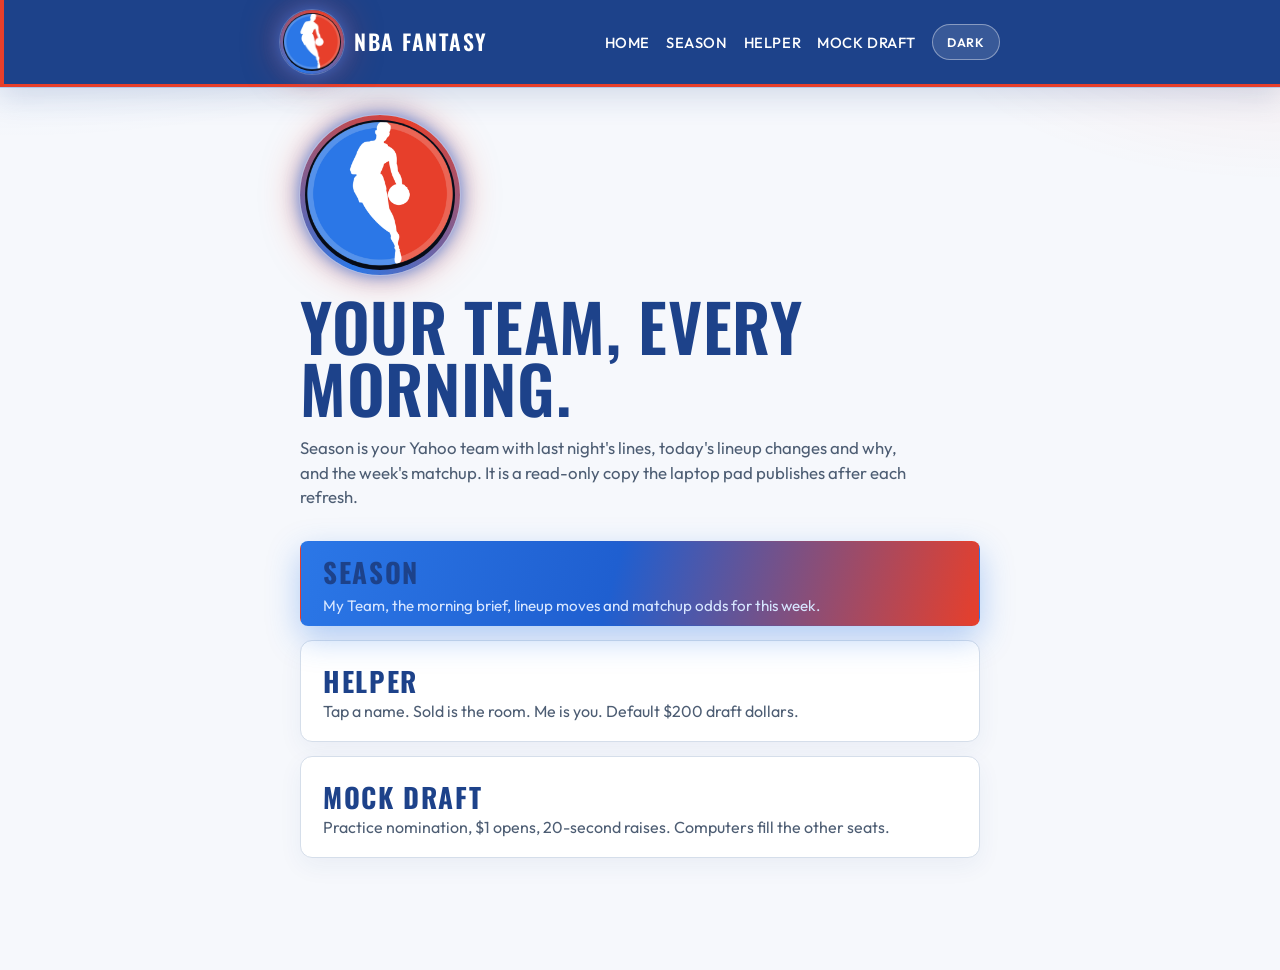
<file: docs/index.html>
<!DOCTYPE html>
<html lang="en">
<head>
  <meta charset="utf-8">
  <meta name="viewport" content="width=device-width, initial-scale=1">
  <script>
    try {
      document.documentElement.dataset.theme = localStorage.getItem("nba-fantasy-theme") === "dark" ? "dark" : "light";
    } catch (e) {
      document.documentElement.dataset.theme = "light";
    }
  </script>
  <meta name="theme-color" content="#f6f8fc">
  <title>NBA Fantasy</title>
  <link rel="icon" type="image/png" href="img/favicon.png">
  <link rel="apple-touch-icon" href="img/mark.png">
  <link rel="preconnect" href="https://fonts.googleapis.com">
  <link rel="preconnect" href="https://fonts.gstatic.com" crossorigin>
  <link href="https://fonts.googleapis.com/css2?family=Oswald:wght@500;600;700&family=Outfit:wght@400;500;600;700&display=swap" rel="stylesheet">
  <link rel="stylesheet" href="css/helper.css?v=home">
  <link rel="stylesheet" href="css/motion.css?v=home">
</head>
<body>
  <main class="sheet">
    <header class="banner">
      <div class="banner-inner">
        <a class="brand" href="index.html" data-home-reset aria-label="NBA Fantasy home. Clears helper, mock, and lab.">
          <span class="mark-wrap"><img class="mark" src="img/mark.png" width="64" height="64" alt=""></span>
          <span class="wordmark">NBA Fantasy</span>
        </a>
        <nav class="links">
          <a href="index.html">Home</a>
          <a href="season.html">Season</a>
          <a href="helper.html">Helper</a>
          <a href="draft.html">Mock draft</a>
          <button type="button" class="theme-toggle" aria-pressed="false" aria-label="Switch to dark mode">Dark</button>
        </nav>
      </div>
    </header>
    <div class="hero">
      <a class="mark-wrap mark-hero" href="index.html" data-home-reset aria-label="NBA Fantasy home. Clears helper, mock, and lab."><img class="mark" src="img/mark.png" width="150" height="150" alt=""></a>
      <h1>Your team, every morning.</h1>
      <p class="lede">Season is your Yahoo team with last night's lines, today's lineup changes and why, and the week's matchup. It is a read-only copy the laptop pad publishes after each refresh.</p>
    </div>
    <div class="picks">
      <a class="go-link" href="season.html"><strong>Season</strong><span>My Team, the morning brief, lineup moves and matchup odds for this week.</span></a>
      <a href="helper.html"><strong>Helper</strong><span>Tap a name. Sold is the room. Me is you. Default $200 draft dollars.</span></a>
      <a href="draft.html"><strong>Mock draft</strong><span>Practice nomination, $1 opens, 20-second raises. Computers fill the other seats.</span></a>
    </div>
  </main>
  <script src="js/theme.js?v=home"></script>
  <script src="js/motion.js?v=home"></script>
</body>
</html>
</file>
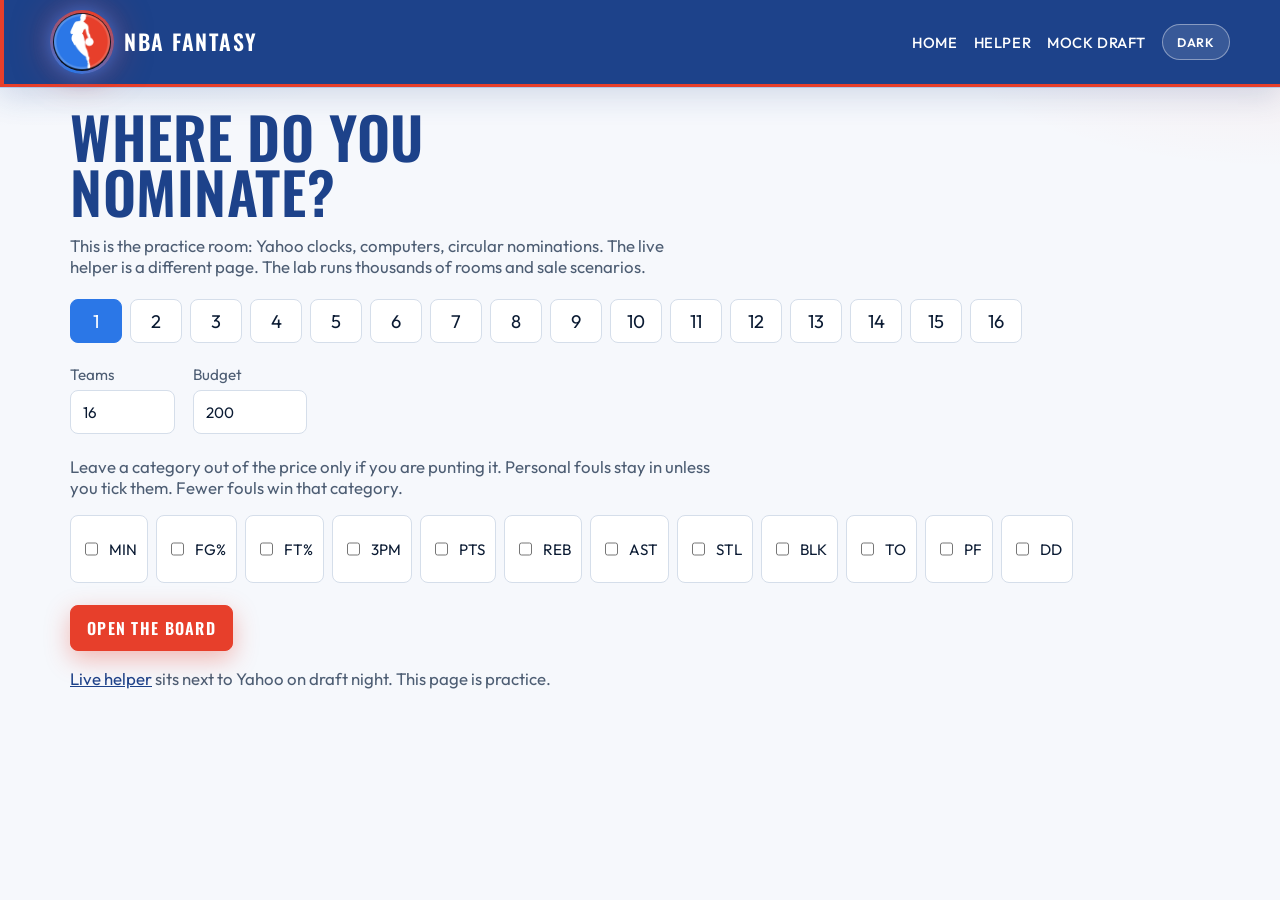
<file: docs/draft.html>
<!DOCTYPE html>
<html lang="en">
<head>
  <meta charset="utf-8">
  <meta name="viewport" content="width=device-width, initial-scale=1">
  <script>
    try {
      document.documentElement.dataset.theme = localStorage.getItem("nba-fantasy-theme") === "dark" ? "dark" : "light";
    } catch (e) {
      document.documentElement.dataset.theme = "light";
    }
  </script>
  <meta name="theme-color" content="#f6f8fc">
  <title>NBA Fantasy mock</title>
  <link rel="icon" type="image/png" href="img/favicon.png">
  <link rel="apple-touch-icon" href="img/mark.png">
  <link rel="preconnect" href="https://fonts.googleapis.com">
  <link rel="preconnect" href="https://fonts.gstatic.com" crossorigin>
  <link href="https://fonts.googleapis.com/css2?family=Oswald:wght@500;600;700&family=Outfit:wght@400;500;600;700&display=swap" rel="stylesheet">
  <link rel="stylesheet" href="css/draft.css?v=home">
  <link rel="stylesheet" href="css/motion.css?v=home">
</head>
<body>
  <main id="app"></main>
  <script src="js/theme.js?v=home"></script>
  <script src="js/motion.js?v=home"></script>
  <script src="js/engine.js?v=apex"></script>
  <script src="js/auction.js?v=home"></script>
  <script src="js/draft-app.js?v=home"></script>
</body>
</html>
</file>
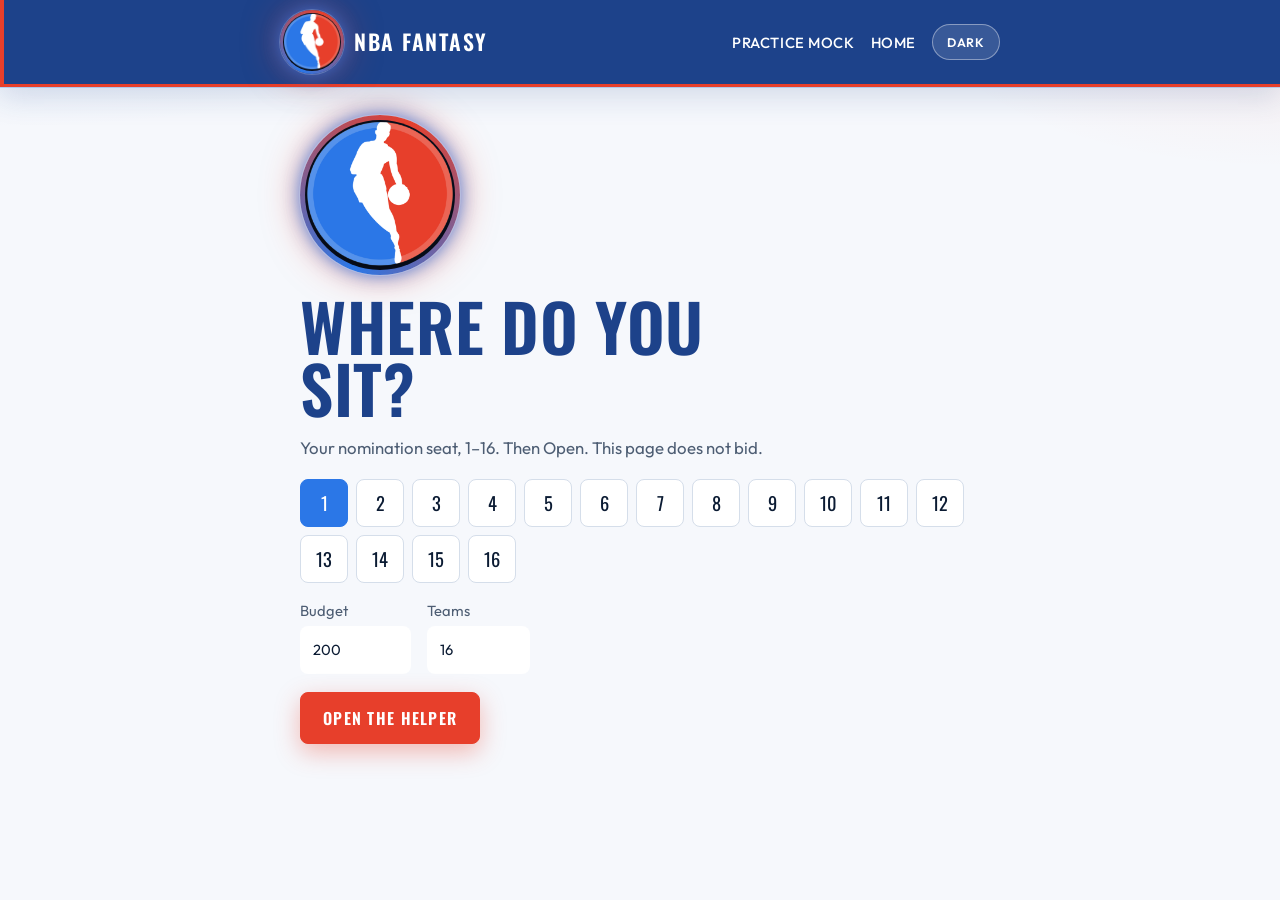
<file: docs/helper.html>
<!DOCTYPE html>
<html lang="en">
<head>
  <meta charset="utf-8">
  <meta name="viewport" content="width=device-width, initial-scale=1">
  <script>
    try {
      document.documentElement.dataset.theme = localStorage.getItem("nba-fantasy-theme") === "dark" ? "dark" : "light";
    } catch (e) {
      document.documentElement.dataset.theme = "light";
    }
  </script>
  <meta name="theme-color" content="#f6f8fc">
  <title>NBA Fantasy helper</title>
  <link rel="icon" type="image/png" href="img/favicon.png">
  <link rel="apple-touch-icon" href="img/mark.png">
  <link rel="preconnect" href="https://fonts.googleapis.com">
  <link rel="preconnect" href="https://fonts.gstatic.com" crossorigin>
  <link href="https://fonts.googleapis.com/css2?family=Oswald:wght@500;600;700&family=Outfit:wght@400;500;600;700&display=swap" rel="stylesheet">
  <link rel="stylesheet" href="css/helper.css?v=afford">
  <link rel="stylesheet" href="css/motion.css?v=apex">
</head>
<body>
  <main id="app"></main>
  <script src="js/theme.js?v=apex"></script>
  <script src="js/motion.js?v=apex"></script>
  <script src="js/engine.js?v=afford"></script>
  <script src="js/helper-app.js?v=afford"></script>
</body>
</html>
</file>
<file: docs/css/helper.css>
:root {
  --nba-red: #e73f2b;
  --nba-blue: #2b77e7;
  --page-bg: #f6f8fc;
  --navy: var(--page-bg);
  --sheet: var(--page-bg);
  --paper: #ffffff;
  --ink: #0b1b33;
  --on-paper: #0b1b33;
  --mute: #4d5d73;
  --muted: #4d5d73;
  --rule: #d5deea;
  --line: #d5deea;
  --heading: #1d428a;
  --banner-bg: #1d428a;
  --banner-ink: #ffffff;
  --text-link: #1d428a;
  --pick: #ffffff;
  --pick-title: #1d428a;
  --glow-blue: rgba(43, 119, 231, 0.12);
  --glow-red: rgba(231, 63, 43, 0.08);
  --stay: #2b77e7;
  --stretch: #f4c542;
  --pass: #e73f2b;
  --mark: #e73f2b;
  --focus: #2b77e7;
  --display: "Oswald", "Arial Narrow", sans-serif;
  --ui: "Outfit", "Segoe UI", sans-serif;
  font-family: var(--ui);
  color: var(--ink);
  background: var(--page-bg);
  color-scheme: light;
}
html[data-theme="dark"] {
  --page-bg: #070d1a;
  --ink: #eef3ff;
  --mute: #9db0d0;
  --muted: #9db0d0;
  --rule: rgba(255, 255, 255, 0.12);
  --line: rgba(255, 255, 255, 0.12);
  --heading: #ffffff;
  --banner-bg: #070d1a;
  --banner-ink: #ffffff;
  --text-link: #9cc4ff;
  --pick: rgba(13, 27, 54, 0.72);
  --pick-title: #ffffff;
  --glow-blue: rgba(43, 119, 231, 0.38);
  --glow-red: rgba(231, 63, 43, 0.28);
  --focus: #7eb0ff;
  color-scheme: dark;
}
* { box-sizing: border-box; }
html, body { margin: 0; overflow-x: hidden; }
body {
  min-height: 100vh;
  background:
    radial-gradient(ellipse 80% 42% at 0% -10%, var(--glow-blue), transparent 58%),
    radial-gradient(ellipse 55% 36% at 100% 0%, var(--glow-red), transparent 52%),
    var(--page-bg);
}
button, input { font: inherit; color: inherit; }
button { cursor: pointer; }
button:focus-visible, input:focus-visible {
  outline: 3px solid var(--focus);
  outline-offset: 2px;
}

.sheet { max-width: 720px; margin: 0 auto; padding: 0 20px 80px; }

.banner {
  width: 100vw;
  margin: 0 calc(50% - 50vw) 28px;
  padding: 10px 20px;
  background: var(--banner-bg);
  color: var(--banner-ink);
  border-bottom: 3px solid var(--nba-red);
  box-shadow:
    0 0 0 1px rgba(43, 119, 231, 0.25),
    0 10px 28px rgba(29, 66, 138, 0.16);
}
.banner-inner {
  max-width: 720px;
  margin: 0 auto;
  display: flex;
  justify-content: space-between;
  align-items: center;
  gap: 14px;
  flex-wrap: wrap;
}
.brand {
  display: flex;
  align-items: center;
  gap: 10px;
  min-width: 0;
  color: inherit;
  text-decoration: none;
  cursor: pointer;
}
.mark-wrap {
  display: grid;
  place-items: center;
  flex: 0 0 auto;
  width: 64px;
  height: 64px;
  border-radius: 50%;
  padding: 3px;
  background: conic-gradient(from 200deg, #2b77e7, #e73f2b, #2b77e7);
  box-shadow:
    0 0 0 1px rgba(255, 255, 255, 0.2),
    0 0 18px rgba(43, 119, 231, 0.85),
    0 0 36px rgba(231, 63, 43, 0.5);
}
.mark {
  display: block;
  width: 58px;
  height: 58px;
  border-radius: 50%;
  background: #070d1a;
}
.mark-hero {
  width: 160px;
  height: 160px;
  padding: 5px;
  margin: 12px 0 20px;
}
.mark-hero .mark, .mark-hero.mark-wrap img {
  width: 150px;
  height: 150px;
}
.wordmark {
  font-family: var(--display);
  font-weight: 600;
  font-size: 1.35rem;
  letter-spacing: 0.08em;
  text-transform: uppercase;
  line-height: 1;
}
.banner a { color: var(--banner-ink); }
.links { display: flex; gap: 16px; flex-wrap: wrap; align-items: center; }
.links a {
  text-decoration: none;
  font-weight: 500;
  font-size: 0.92rem;
  letter-spacing: 0.04em;
  text-transform: uppercase;
}
.links a:hover { color: #c5d2ea; }
.theme-toggle {
  border: 1px solid rgba(255, 255, 255, 0.4);
  background: rgba(255, 255, 255, 0.12);
  color: var(--banner-ink);
  border-radius: 999px;
  min-height: 36px;
  padding: 0 14px;
  font-size: 0.78rem;
  font-weight: 600;
  letter-spacing: 0.06em;
  text-transform: uppercase;
}
.theme-toggle:hover { background: rgba(255, 255, 255, 0.22); }
.budget {
  font-family: var(--display);
  font-size: 1.2rem;
  letter-spacing: 0.04em;
  color: var(--banner-ink);
}
.seat-now {
  display: flex;
  align-items: center;
  gap: 8px;
  color: var(--banner-ink);
  font-size: 0.85rem;
}
.seat-now select {
  min-height: 36px;
  padding: 4px 8px;
  background: rgba(255, 255, 255, 0.16);
  color: var(--banner-ink);
  border: 1px solid rgba(255, 255, 255, 0.28);
}

.sheet h1, .hero h1 {
  font-family: var(--display);
  font-size: clamp(2.6rem, 8vw, 4.1rem);
  font-weight: 600;
  letter-spacing: 0.01em;
  text-transform: uppercase;
  margin: 10px 0 12px;
  max-width: 14ch;
  line-height: 0.95;
  color: var(--heading);
}
.lede { color: var(--muted); max-width: 38rem; font-size: 1.05rem; line-height: 1.45; }
.slots { display: flex; flex-wrap: wrap; gap: 8px; margin: 18px 0 8px; }
.slot-choice {
  min-width: 48px;
  min-height: 48px;
  border: 1px solid var(--line);
  background: var(--paper);
  color: var(--on-paper);
  border-radius: 8px;
  font-family: var(--display);
  font-size: 1.15rem;
}
.slot-choice.selected { background: var(--nba-blue); color: white; border-color: var(--nba-blue); }
.fields { display: flex; flex-wrap: wrap; gap: 16px; margin: 18px 0; }
label { display: grid; gap: 6px; color: var(--muted); font-size: 0.92rem; }
input {
  background: var(--paper);
  color: var(--on-paper);
  border: 1px solid transparent;
  border-radius: 8px;
  padding: 10px 12px;
  min-height: 48px;
}
.go, .picks a.go-link {
  font-family: var(--display);
  background: var(--nba-red);
  color: white;
  border: 1px solid var(--nba-red);
  border-radius: 8px;
  min-height: 52px;
  padding: 10px 22px;
  font-weight: 600;
  letter-spacing: 0.08em;
  text-transform: uppercase;
  box-shadow: 0 8px 24px rgba(231, 63, 43, 0.35);
}
.picks a.go-link span {
  display: block;
  margin-top: 4px;
  color: #d7e6ff;
  text-transform: none;
  letter-spacing: 0;
  font-family: var(--ui);
  font-weight: 400;
  font-size: 0.95rem;
}
.text { background: none; border: 0; text-decoration: underline; padding: 0; min-height: 44px; color: var(--text-link); }
.error { color: var(--nba-red); }

.picks { display: grid; gap: 14px; margin: 32px 0; }
.picks a {
  display: block;
  padding: 20px 22px;
  border: 1px solid var(--line);
  background: var(--pick);
  text-decoration: none;
  color: inherit;
  border-radius: 12px;
  box-shadow: 0 8px 24px rgba(29, 66, 138, 0.06);
}
.picks a strong {
  display: block;
  font-family: var(--display);
  font-size: 1.7rem;
  letter-spacing: 0.06em;
  text-transform: uppercase;
  color: var(--pick-title);
}
.picks a span { color: var(--muted); }
.picks a.go-link {
  background: linear-gradient(105deg, #2b77e7 0%, #1f5fd0 46%, #e73f2b 100%);
  border-color: transparent;
  box-shadow: 0 12px 32px rgba(43, 119, 231, 0.35);
}

.roomline {
  color: var(--muted);
  font-size: 0.88rem;
  margin: 10px 0 0;
  max-width: 46rem;
  line-height: 1.35;
}
.nexts { margin: 16px 0 4px; }
.next-head {
  margin: 0 0 8px;
  font-family: var(--display);
  letter-spacing: 0.06em;
  text-transform: uppercase;
  color: var(--heading);
  font-size: 1rem;
}
.nexts.your-turn .next-head { color: var(--nba-red); }
.nexts li.short strong { color: var(--nba-red); }
.nexts ul { list-style: none; margin: 0; padding: 0; display: grid; gap: 6px; }
.nexts li { display: grid; grid-template-columns: 1fr auto; gap: 6px; align-items: stretch; }
.nexts button {
  width: 100%;
  display: grid;
  grid-template-columns: 1fr auto;
  grid-template-rows: auto auto;
  column-gap: 12px;
  align-items: baseline;
  text-align: left;
  background: var(--paper);
  color: var(--on-paper);
  border: 1px solid var(--line);
  border-radius: 10px;
  min-height: 56px;
  padding: 10px 12px;
}
.nexts .gone, .board .gone, .gone-board .gone {
  width: auto;
  min-width: 72px;
  display: grid;
  place-items: center;
  grid-template-columns: 1fr;
  grid-template-rows: 1fr;
  font-family: var(--display);
  letter-spacing: 0.06em;
  text-transform: uppercase;
  font-weight: 700;
  color: white;
  background: var(--nba-red);
  border-color: var(--nba-red);
  box-shadow: 0 8px 18px rgba(231, 63, 43, 0.28);
}
.nexts.your-turn button:not(.gone) { border-color: var(--nba-red); }
.next-who { font-weight: 600; }
.next-meta { grid-column: 1; color: var(--muted); font-size: 0.82rem; }
.nexts strong { grid-row: 1 / span 2; align-self: center; font-variant-numeric: tabular-nums; color: var(--nba-blue); }
.feed { display: grid; margin: 22px 0 10px; }
.feed input {
  font-family: var(--ui);
  font-size: 1.55rem;
  font-weight: 600;
  letter-spacing: 0;
  min-height: 60px;
  color: var(--nba-blue);
}
.hint { color: var(--muted); margin: 0 0 18px; font-size: 0.92rem; }

.board {
  list-style: none;
  display: flex;
  flex-wrap: wrap;
  gap: 4px;
  margin: 0 0 10px;
  padding: 0;
}
.board li { display: flex; gap: 4px; }
.board button {
  display: inline-flex;
  gap: 5px;
  align-items: baseline;
  background: var(--paper);
  color: var(--on-paper);
  border: 1px solid transparent;
  border-radius: 8px;
  min-height: 0;
  padding: 4px 8px;
  font-size: 0.75rem;
  line-height: 1.2;
  text-align: left;
}
.board .gone { min-height: 36px; min-width: 56px; font-size: 0.72rem; padding: 4px 8px; }
.board strong { font-variant-numeric: tabular-nums; font-weight: 600; color: var(--nba-blue); }
.gone-board { margin: 12px 0 0; }
.gone-board ul {
  list-style: none;
  margin: 0;
  padding: 0;
  display: grid;
  grid-template-columns: repeat(auto-fill, minmax(220px, 1fr));
  gap: 6px;
  max-height: 58vh;
  overflow: auto;
}
.gone-board li { display: grid; grid-template-columns: 1fr auto; gap: 6px; }
.gone-board .gone-name {
  display: flex;
  justify-content: space-between;
  align-items: center;
  gap: 8px;
  text-align: left;
  background: var(--paper);
  color: var(--on-paper);
  border: 1px solid var(--line);
  border-radius: 8px;
  min-height: 48px;
  padding: 8px 10px;
}
.gone-board .gone { min-height: 48px; min-width: 76px; font-size: 0.95rem; }

.meters button {
  display: block;
  width: 100%;
  background: none;
  border: 0;
  padding: 0;
  text-align: left;
  color: inherit;
}
.hammer, .close {
  display: grid;
  gap: 8px;
  margin-top: 16px;
}
.hammer { grid-template-columns: repeat(3, 1fr); }
.close { grid-template-columns: 1fr 1fr; }
.hammer button, .close button {
  font-family: var(--display);
  min-height: 56px;
  border: 1px solid var(--line);
  border-radius: 8px;
  background: var(--paper);
  color: var(--on-paper);
  letter-spacing: 0.06em;
  text-transform: uppercase;
  font-weight: 600;
}
.close .sold { color: var(--nba-blue); border-color: var(--nba-blue); }
.close .keep, .close .locked { font-weight: 600; }
.close .me {
  background: var(--nba-red);
  color: white;
  border-color: var(--nba-red);
  box-shadow: 0 8px 20px rgba(231, 63, 43, 0.4);
}

.card {
  margin-top: 14px;
  background: linear-gradient(145deg, #1a4fc0 0%, #2b77e7 42%, #0d1b36 100%);
  color: white;
  padding: 16px 16px 18px;
  border-radius: 14px;
  border: 1px solid rgba(255, 255, 255, 0.12);
  box-shadow: 0 16px 40px rgba(43, 119, 231, 0.28);
}
.card.call-stay, .card.call-ready { box-shadow: 0 16px 40px rgba(244, 197, 66, 0.2); }
.card.call-pass { background: linear-gradient(145deg, #8a1c16 0%, #e73f2b 55%, #0d1b36 120%); }
.card header { border: 0; padding: 0; margin: 0; display: flex; justify-content: space-between; background: none; color: white; }
.who {
  margin: 0;
  font-family: var(--display);
  font-size: 2rem;
  font-weight: 600;
  letter-spacing: 0.02em;
  text-transform: uppercase;
}
.now {
  margin: 0;
  font-family: var(--display);
  font-size: 2.4rem;
  font-weight: 700;
  font-variant-numeric: tabular-nums;
}
.meters {
  list-style: none;
  display: grid;
  grid-template-columns: repeat(3, 1fr);
  gap: 8px;
  margin: 12px 0 0;
  padding: 0;
}
.meters li {
  margin: 0;
  padding: 8px 10px;
  background: rgba(255, 255, 255, 0.08);
  font-variant-numeric: tabular-nums;
  border-radius: 8px;
}
.meters span { display: block; color: #c5d2ea; font-size: 0.75rem; font-weight: 500; letter-spacing: 0.06em; text-transform: uppercase; }
.meters strong { font-family: var(--display); font-size: 1.4rem; }
.meters .on { background: white; color: var(--on-paper); }
.meters .on span { color: var(--nba-red); font-weight: 600; }
.why { margin: 12px 0 0; max-width: 40rem; line-height: 1.4; color: #e7eef8; }
.markets { margin: 8px 0 0; color: #c5d2ea; }
.card .hammer button, .card .close button:not(.me) { background: white; color: var(--on-paper); }

.wallet, .log { margin: 22px 0 0; padding: 0; list-style: none; }
.wallet li, .log li {
  padding: 8px 0;
  border-top: 1px solid var(--line);
  display: flex;
  justify-content: space-between;
  gap: 12px;
}
.wallet li span:first-child { color: var(--text-link); font-weight: 500; }
.actions { display: flex; gap: 16px; margin-top: 22px; }

@media (max-width: 640px) {
  .sheet { padding: 0 14px 48px; }
  .sheet h1, .hero h1 { font-size: 2.2rem; }
  .meters { grid-template-columns: 1fr; }
  .who { font-size: 1.5rem; }
  .mark-hero { width: 120px; height: 120px; }
  .mark-hero.mark-wrap img { width: 110px; height: 110px; }
}
</file>
<file: docs/css/motion.css>
/* Bid-hammer motion. Plays on press and pick, not on every keystroke. */
:root {
  --snap: 140ms cubic-bezier(.18, .9, .22, 1);
  --glide: 320ms cubic-bezier(.22, 1, .36, 1);
  --deal: 420ms cubic-bezier(.18, .9, .22, 1);
}

@media (prefers-reduced-motion: no-preference) {
  @view-transition { navigation: auto; }

  html {
    transition: background-color var(--glide), color var(--glide);
  }
  body {
    transition: background var(--glide);
  }

  .banner {
    position: relative;
  }
  .banner::before {
    content: "";
    position: absolute;
    left: 0;
    top: 0;
    bottom: 0;
    width: 4px;
    background: var(--nba-red);
    transform: scaleY(0);
    transform-origin: top;
    animation: stripe-drop 520ms cubic-bezier(.22, 1, .36, 1) 60ms both;
  }

  button,
  .picks a,
  a.go-link,
  .theme-toggle,
  .slot-choice,
  .primary,
  .text-button,
  .go,
  td button,
  a.brand {
    transition:
      transform var(--snap),
      box-shadow var(--snap),
      background-color var(--snap),
      border-color var(--snap),
      color var(--snap),
      filter var(--snap);
  }

  button:active,
  .picks a:active,
  a.go-link:active,
  .theme-toggle:active,
  .slot-choice:active,
  .primary:active,
  .text-button:active,
  .go:active {
    transform: translateY(1px) scale(0.97);
  }

  .go,
  .primary,
  a.go-link {
    position: relative;
    overflow: hidden;
  }
  .go::after,
  .primary::after,
  a.go-link::after {
    content: "";
    position: absolute;
    left: 0;
    right: 0;
    bottom: 0;
    height: 3px;
    background: var(--nba-red);
    transform: scaleX(0);
    transform-origin: left center;
    transition: transform 220ms cubic-bezier(.18, .9, .22, 1);
    pointer-events: none;
  }
  .go:hover::after,
  .primary:hover::after,
  a.go-link:hover::after,
  .go:focus-visible::after,
  .primary:focus-visible::after {
    transform: scaleX(1);
  }

  .go:hover,
  .primary:hover,
  .close .me:hover,
  a.go-link:hover,
  .theme-toggle:hover {
    filter: brightness(1.06);
  }

  .picks a:not(.go-link):hover {
    border-color: var(--nba-blue);
    box-shadow: 0 10px 28px rgba(29, 66, 138, 0.1);
  }

  .board button:hover,
  .slot-choice:hover {
    border-color: var(--nba-blue);
  }

  input,
  select {
    transition: box-shadow var(--snap), border-color var(--snap), background-color var(--snap);
  }
  input:focus,
  select:focus {
    border-color: var(--nba-blue);
    box-shadow:
      inset 3px 0 0 var(--nba-red),
      0 0 0 3px rgba(43, 119, 231, 0.2);
  }
  .feed input {
    border-left: 3px solid transparent;
  }
  .feed input:focus {
    border-left-color: var(--nba-red);
    box-shadow: 0 0 0 3px rgba(43, 119, 231, 0.2);
  }

  a.brand {
    text-decoration: none;
    color: inherit;
    cursor: pointer;
  }
  .mark-wrap {
    transition: transform var(--glide), filter var(--glide);
  }
  a.brand:hover .mark-wrap,
  .mark-wrap:hover {
    transform: rotate(-8deg) scale(1.05);
    filter: saturate(1.1);
  }
  a.brand:active .mark-wrap,
  a.brand:active .mark-hero {
    transform: rotate(0deg) scale(0.92);
    filter: saturate(1.2);
  }
  .mark-hero:hover {
    transform: rotate(-6deg) scale(1.03);
  }

  .links a,
  .banner a,
  .text,
  .lede a,
  td button {
    transition: color var(--snap), opacity var(--snap);
  }

  .meters li,
  .bug li {
    transition: background-color var(--snap), color var(--snap);
  }

  body[data-motion="hit"] .card,
  body[data-motion="hit"] .bug,
  body[data-motion="hit"] .picks a {
    animation: hammer-in 340ms cubic-bezier(.18, .9, .22, 1) both;
  }

  body[data-motion="hit"] .squad li,
  body[data-motion="deal"] .squad li {
    animation: deal-row var(--deal) both;
  }
  body[data-motion="hit"] .squad li:nth-child(1),
  body[data-motion="deal"] .squad li:nth-child(1) { animation-delay: 0ms; }
  body[data-motion="hit"] .squad li:nth-child(2),
  body[data-motion="deal"] .squad li:nth-child(2) { animation-delay: 28ms; }
  body[data-motion="hit"] .squad li:nth-child(3),
  body[data-motion="deal"] .squad li:nth-child(3) { animation-delay: 56ms; }
  body[data-motion="hit"] .squad li:nth-child(4),
  body[data-motion="deal"] .squad li:nth-child(4) { animation-delay: 84ms; }
  body[data-motion="hit"] .squad li:nth-child(5),
  body[data-motion="deal"] .squad li:nth-child(5) { animation-delay: 112ms; }
  body[data-motion="hit"] .squad li:nth-child(6),
  body[data-motion="deal"] .squad li:nth-child(6) { animation-delay: 140ms; }
  body[data-motion="hit"] .squad li:nth-child(7),
  body[data-motion="deal"] .squad li:nth-child(7) { animation-delay: 168ms; }
  body[data-motion="hit"] .squad li:nth-child(8),
  body[data-motion="deal"] .squad li:nth-child(8) { animation-delay: 196ms; }
  body[data-motion="hit"] .squad li:nth-child(9),
  body[data-motion="deal"] .squad li:nth-child(9) { animation-delay: 224ms; }
  body[data-motion="hit"] .squad li:nth-child(10),
  body[data-motion="deal"] .squad li:nth-child(10) { animation-delay: 252ms; }

  .now,
  .bug-bid {
    transition: transform var(--snap);
  }
  body[data-motion="nudge"] .now,
  body[data-motion="nudge"] .bug-bid {
    animation: tick-up 180ms cubic-bezier(.18, .9, .22, 1);
  }
}

@keyframes stripe-drop {
  0% { transform: scaleY(0); }
  100% { transform: scaleY(1); }
}

@keyframes hammer-in {
  0% {
    transform: scale(0.985) translateY(6px);
    box-shadow:
      0 0 0 3px rgba(231, 63, 43, 0.45),
      0 16px 40px rgba(43, 119, 231, 0.28);
  }
  58% {
    transform: scale(1.012);
  }
  100% {
    transform: none;
  }
}

@keyframes deal-row {
  0% {
    opacity: 0;
    transform: translateX(-12px);
    box-shadow: inset 4px 0 0 var(--nba-red);
  }
  70% {
    opacity: 1;
    transform: translateX(0);
  }
  100% {
    opacity: 1;
    transform: none;
    box-shadow: none;
  }
}

@keyframes tick-up {
  0% { transform: scale(1); }
  40% { transform: scale(1.08); }
  100% { transform: scale(1); }
}

@media (prefers-reduced-motion: reduce) {
  html { scroll-behavior: auto; }
  *, *::before, *::after {
    animation: none !important;
    transition: none !important;
  }
}
</file>
<file: docs/css/draft.css>
:root {
  --nba-red: #e73f2b;
  --nba-blue: #2b77e7;
  --page-bg: #f6f8fc;
  --sheet: var(--page-bg);
  --paper: #ffffff;
  --ink: #0b1b33;
  --on-paper: #0b1b33;
  --muted: #4d5d73;
  --line: #d5deea;
  --heading: #1d428a;
  --banner-bg: #1d428a;
  --banner-ink: #ffffff;
  --text-link: #1d428a;
  --glow-blue: rgba(43, 119, 231, 0.12);
  --glow-red: rgba(231, 63, 43, 0.08);
  --mine: var(--nba-blue);
  --mine-wash: #e7eef8;
  --theirs: var(--nba-red);
  --focus: #2b77e7;
  --display: "Oswald", "Arial Narrow", sans-serif;
  --ui: "Outfit", "Segoe UI", sans-serif;
  font-family: var(--ui);
  color: var(--ink);
  background: var(--page-bg);
  color-scheme: light;
}
html[data-theme="dark"] {
  --page-bg: #070d1a;
  --ink: #eef3ff;
  --muted: #9db0d0;
  --line: rgba(255, 255, 255, 0.12);
  --heading: #ffffff;
  --banner-bg: #070d1a;
  --banner-ink: #ffffff;
  --text-link: #9cc4ff;
  --glow-blue: rgba(43, 119, 231, 0.38);
  --glow-red: rgba(231, 63, 43, 0.28);
  --focus: #7eb0ff;
  color-scheme: dark;
}

* { box-sizing: border-box; }
html, body { margin: 0; overflow-x: hidden; }
body {
  min-height: 100vh;
  background:
    radial-gradient(ellipse 80% 42% at 0% -10%, var(--glow-blue), transparent 58%),
    radial-gradient(ellipse 55% 36% at 100% 0%, var(--glow-red), transparent 52%),
    var(--page-bg);
}
button, input, select { font: inherit; color: inherit; }
button { cursor: pointer; }
button:focus-visible, input:focus-visible, select:focus-visible {
  outline: 3px solid var(--focus);
  outline-offset: 2px;
}
@media (prefers-reduced-motion: reduce) {
  * { transition: none !important; }
}

.banner {
  width: 100vw;
  margin: 0 calc(50% - 50vw) 22px;
  padding: 10px 20px;
  background: var(--banner-bg);
  color: var(--banner-ink);
  border-bottom: 3px solid var(--nba-red);
  box-shadow:
    0 0 0 1px rgba(43, 119, 231, 0.25),
    0 10px 28px rgba(29, 66, 138, 0.16);
}
.banner-inner {
  max-width: 1180px;
  margin: 0 auto;
  display: flex;
  justify-content: space-between;
  align-items: center;
  gap: 14px;
  flex-wrap: wrap;
}
.brand { display: flex; align-items: center; gap: 10px; color: inherit; text-decoration: none; cursor: pointer; }
.mark-wrap {
  display: grid;
  place-items: center;
  flex: 0 0 auto;
  width: 64px;
  height: 64px;
  border-radius: 50%;
  padding: 3px;
  background: conic-gradient(from 200deg, #2b77e7, #e73f2b, #2b77e7);
  box-shadow: 0 0 18px rgba(43, 119, 231, 0.85), 0 0 36px rgba(231, 63, 43, 0.5);
}
.mark { display: block; width: 58px; height: 58px; border-radius: 50%; background: #070d1a; }
.wordmark {
  font-family: var(--display);
  font-weight: 600;
  font-size: 1.35rem;
  letter-spacing: 0.08em;
  text-transform: uppercase;
  line-height: 1;
}
.banner .links { display: flex; gap: 16px; align-items: center; flex-wrap: wrap; }
.banner a { color: var(--banner-ink); text-decoration: none; font-weight: 500; font-size: 0.92rem; letter-spacing: 0.04em; text-transform: uppercase; }
.banner a:hover { color: #c5d2ea; }
.theme-toggle {
  border: 1px solid rgba(255, 255, 255, 0.4);
  background: rgba(255, 255, 255, 0.12);
  color: var(--banner-ink);
  border-radius: 999px;
  min-height: 36px;
  padding: 0 14px;
  font-size: 0.78rem;
  font-weight: 600;
  letter-spacing: 0.06em;
  text-transform: uppercase;
}
.theme-toggle:hover { background: rgba(255, 255, 255, 0.22); }

.setup, .board { max-width: 1180px; margin: 0 auto; padding: 0 20px 64px; }
.setup h1, .call h1 {
  font-family: var(--display);
  font-weight: 600;
  letter-spacing: 0.01em;
  text-transform: uppercase;
  margin: 0;
  color: var(--heading);
}
.setup h1 { font-size: clamp(2.4rem, 6vw, 3.6rem); line-height: 0.95; max-width: 16ch; }
.lede { max-width: 40rem; color: var(--muted); font-size: 1.05rem; }
.lede a { color: var(--text-link); }

.slots { display: flex; flex-wrap: wrap; gap: 8px; margin: 22px 0; }
.slot-choice, .roster button, .text-button, .primary {
  border: 1px solid var(--line);
  background: var(--paper);
  color: var(--on-paper);
  border-radius: 8px;
  min-height: 44px;
}
.slot-choice { min-width: 52px; font-size: 1.15rem; }
.slot-choice.selected, .text-button.selected { background: var(--nba-blue); color: white; border-color: var(--nba-blue); }
.fields { display: flex; flex-wrap: wrap; gap: 18px; align-items: end; margin: 10px 0 22px; }
label { display: grid; gap: 6px; color: var(--muted); font-size: 0.95rem; }
input, select { background: var(--paper); color: var(--on-paper); border: 1px solid var(--line); border-radius: 8px; padding: 10px 12px; min-height: 44px; }
.punts { display: flex; flex-wrap: wrap; gap: 8px; margin: 8px 0 22px; }
.punts label {
  display: flex;
  gap: 8px;
  align-items: center;
  background: var(--paper);
  color: var(--on-paper);
  border: 1px solid var(--line);
  border-radius: 8px;
  padding: 8px 10px;
  min-height: 44px;
}
.primary {
  font-family: var(--display);
  background: var(--nba-red);
  color: white;
  border-color: var(--nba-red);
  padding: 10px 16px;
  letter-spacing: 0.08em;
  text-transform: uppercase;
  font-weight: 600;
  box-shadow: 0 8px 24px rgba(231, 63, 43, 0.35);
}
.text-button { padding: 8px 12px; background: var(--paper); }
.start-row { display: flex; flex-wrap: wrap; gap: 10px; }
.start-row .primary, .start-row .text-button { min-width: 10rem; }

.feed {
  display: grid;
  grid-template-columns: minmax(0, 1fr) auto;
  gap: 8px;
  align-items: end;
  margin: 16px 0 0;
}
.feed label {
  grid-column: 1 / -1;
  color: var(--nba-blue);
  font-weight: 600;
  font-size: 0.95rem;
}
.feed input {
  font-size: 1.35rem;
  font-weight: 500;
  min-height: 52px;
}
.feed-hint { margin: 6px 0 0; color: var(--muted); font-size: 0.92rem; }

.bug {
  margin-top: 14px;
  background: linear-gradient(145deg, #1a4fc0 0%, #2b77e7 42%, #0d1b36 100%);
  color: white;
  padding: 14px 16px 16px;
  border-radius: 14px;
  border: 1px solid rgba(255, 255, 255, 0.12);
  box-shadow: 0 16px 40px rgba(43, 119, 231, 0.28);
}
.bug.call-stay, .bug.call-ready { border-left-color: #f4c542; }
.bug.call-stretch { border-left-color: #f28c28; }
.bug.call-pass { border-left-color: var(--nba-red); }
.bug header {
  display: flex;
  justify-content: space-between;
  gap: 12px;
  align-items: baseline;
}
.bug-name { margin: 0; font-family: var(--display); font-size: 1.9rem; font-weight: 600; letter-spacing: 0.02em; text-transform: uppercase; }
.bug-bid { margin: 0; font-family: var(--display); font-size: 2.3rem; font-weight: 700; font-variant-numeric: tabular-nums; }
.bug ol {
  list-style: none;
  display: grid;
  grid-template-columns: repeat(3, minmax(0, 1fr));
  gap: 8px;
  margin: 12px 0 0;
  padding: 0;
}
.bug li {
  margin: 0;
  padding: 8px 10px;
  background: rgba(255, 255, 255, 0.08);
  font-variant-numeric: tabular-nums;
  font-size: 1.25rem;
  font-weight: 600;
}
.bug li span {
  display: block;
  font-size: 0.75rem;
  font-weight: 500;
  letter-spacing: 0.02em;
  color: #c5d2ea;
}
.bug li.on { background: white; color: var(--nba-blue); }
.bug li.on span { color: var(--nba-red); }
.bug-why { margin: 12px 0 0; max-width: 46rem; line-height: 1.4; color: #e7eef8; }
.error { color: var(--nba-red); }

.board-head { display: grid; gap: 14px; }
.call h1 { font-size: 1.7rem; line-height: 1.15; }
.suggestion {
  margin-top: 12px;
  padding: 14px;
  background: white;
  color: var(--on-paper);
  border: 1px solid var(--line);
  border-radius: 12px;
  border-top: 6px solid var(--nba-red);
}
.suggestion-kicker, .suggestion-meta, .suggestion-reason { margin: 0; color: var(--muted); }
.suggestion-name { margin: 4px 0; font-size: 1.45rem; font-weight: 500; color: var(--nba-blue); }
.suggestion .primary { margin-top: 12px; width: 100%; }
.options { display: grid; grid-template-columns: 1fr 1fr; gap: 12px; }
.option { min-width: 0; }
.suggestion-reason { margin-top: 12px; max-width: 68rem; line-height: 1.45; }
@media (max-width: 700px) {
  .options { grid-template-columns: 1fr; }
}
.hint { color: var(--muted); margin: 8px 0 0; }
.log { list-style: none; margin: 10px 0 0; padding: 0; color: var(--muted); }
.log li { padding: 2px 0; }
.actions { display: flex; flex-wrap: wrap; gap: 8px; }
.actions .primary, .actions .text-button { flex: 1 1 140px; }

.layout {
  display: grid;
  grid-template-columns: minmax(200px, 240px) minmax(0, 1fr) minmax(180px, 220px);
  gap: 16px;
  margin-top: 18px;
  align-items: start;
}
.roster, .pool { background: var(--paper); color: var(--on-paper); border: 1px solid var(--line); border-radius: 12px; }
.roster header, .pool header { padding: 12px 12px 8px; display: flex; justify-content: space-between; gap: 8px; align-items: baseline; }
.roster header small { color: var(--muted); }
.roster.yours header strong { color: var(--nba-blue); }
.roster.theirs header strong { color: var(--nba-red); }
.roster ol { list-style: none; margin: 0; padding: 0 8px 8px; }
.roster li {
  display: grid;
  grid-template-columns: 52px minmax(0, 1fr);
  gap: 8px;
  align-items: center;
  min-height: 44px;
  border-top: 1px solid var(--line);
}
.roster li span:first-child { color: var(--nba-blue); font-weight: 500; }
.filled { display: flex; flex-direction: column; min-width: 0; }
.filled span, .roster button { overflow: hidden; text-overflow: ellipsis; }
.filled small { color: var(--muted); }
.pool header { display: flex; flex-wrap: wrap; justify-content: space-between; gap: 8px; align-items: center; }
.pool input { width: min(240px, 100%); }
.table-wrap { overflow: auto; max-height: calc(100vh - 180px); }
table { width: 100%; border-collapse: collapse; font-size: 0.92rem; font-variant-numeric: tabular-nums; }
th, td { padding: 10px 8px; border-bottom: 1px solid var(--line); text-align: right; white-space: nowrap; }
th:first-child, td:first-child, th:nth-child(2), td:nth-child(2) { text-align: left; }
th { color: var(--nba-blue); font-weight: 500; position: sticky; top: 0; background: var(--paper); }
tbody tr { cursor: pointer; }
tbody tr:hover, tbody tr.selected { background: #fdecef; }
html[data-theme="dark"] tbody tr:hover,
html[data-theme="dark"] tbody tr.selected { background: rgba(231, 63, 43, 0.18); }
.filters, .team-switch { display: flex; flex-wrap: wrap; gap: 6px; padding: 0 12px 8px; }
.team-switch { padding-left: 0; }
.rookie { font-style: italic; }

@media (max-width: 900px) {
  .setup, .board { padding: 0 14px 48px; }
  .banner { margin: 0 calc(50% - 50vw) 16px; }
  .layout { grid-template-columns: 1fr; }
  .pool { order: 1; }
  .roster-column { order: 2; }
  .queue { order: 3; }
  .suggestion, .bug, .feed { position: sticky; top: 0; z-index: 3; }
  .bug ol { grid-template-columns: 1fr; }
  .feed { grid-template-columns: 1fr; }
  .table-wrap { max-height: 55vh; }
  th:nth-child(n + 6), td:nth-child(n + 6) { display: none; }
  .setup h1, .call h1 { font-size: 1.45rem; }
}
</file>
